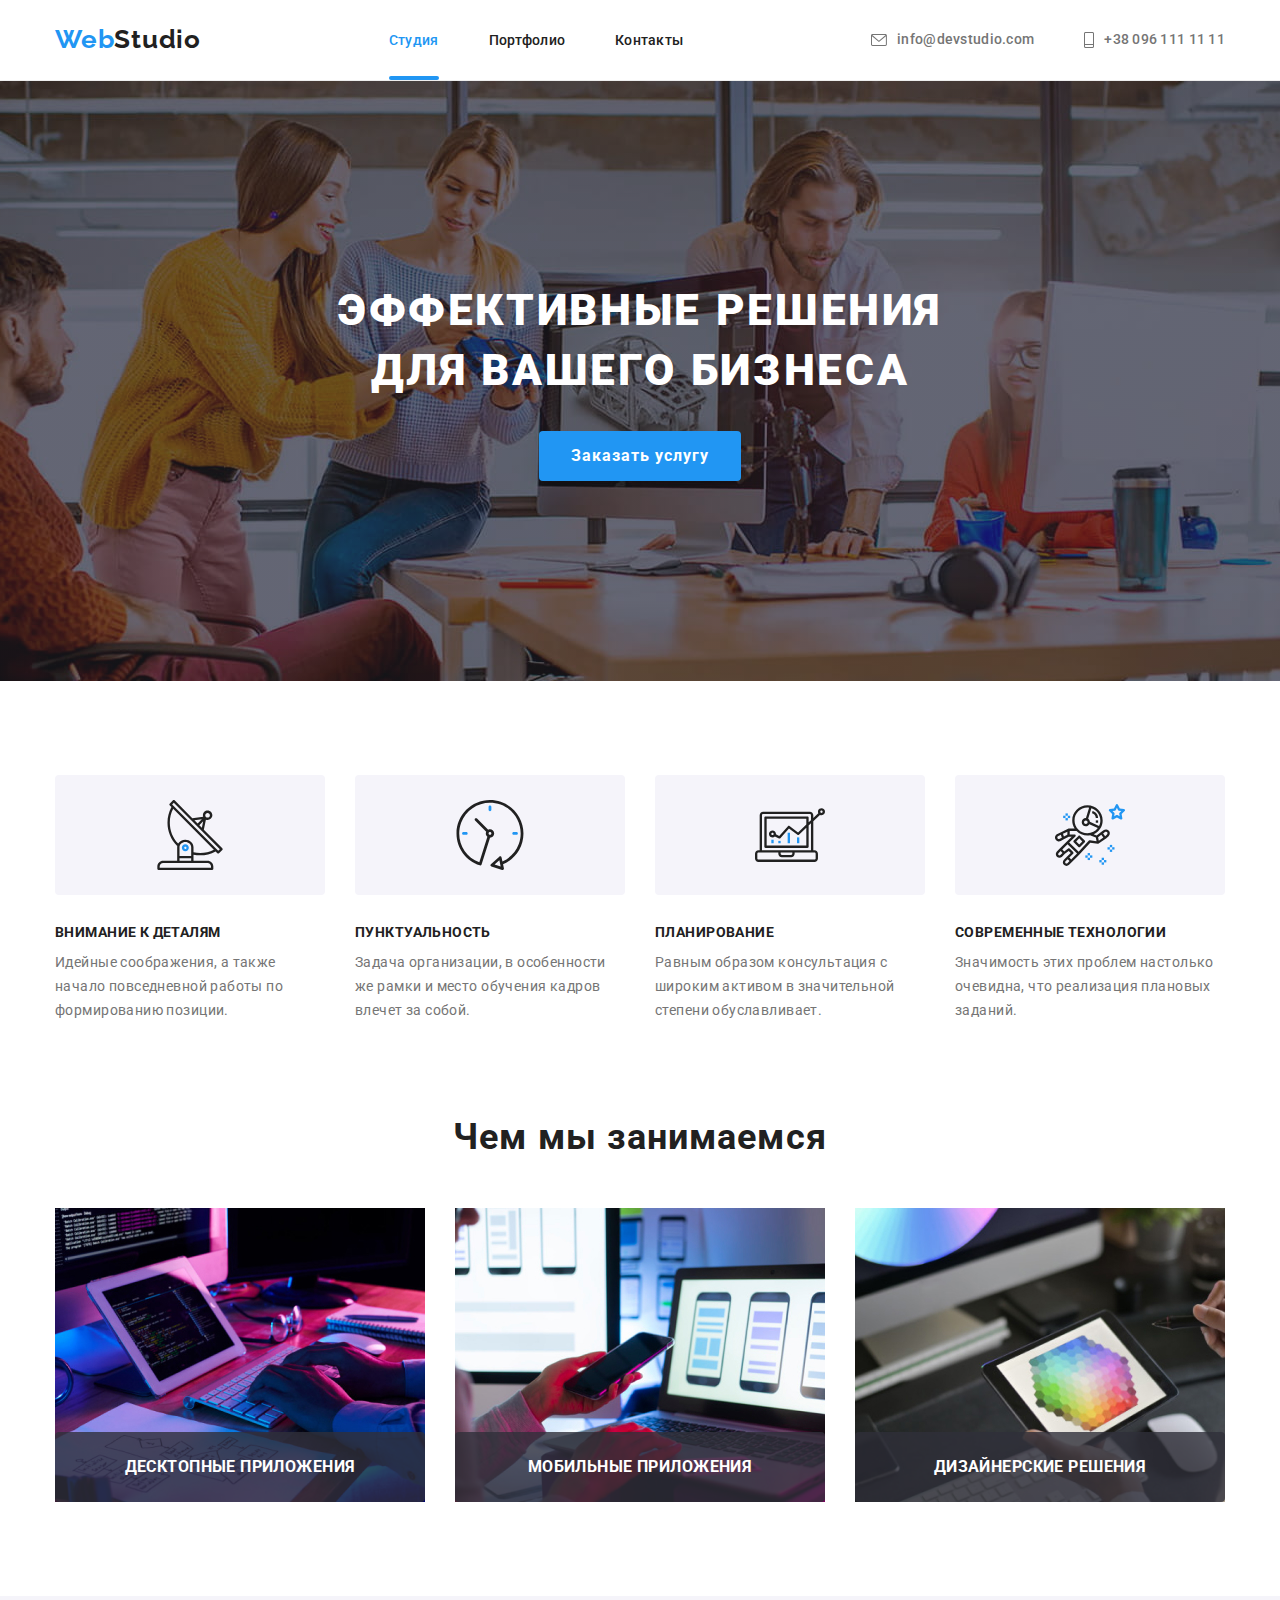
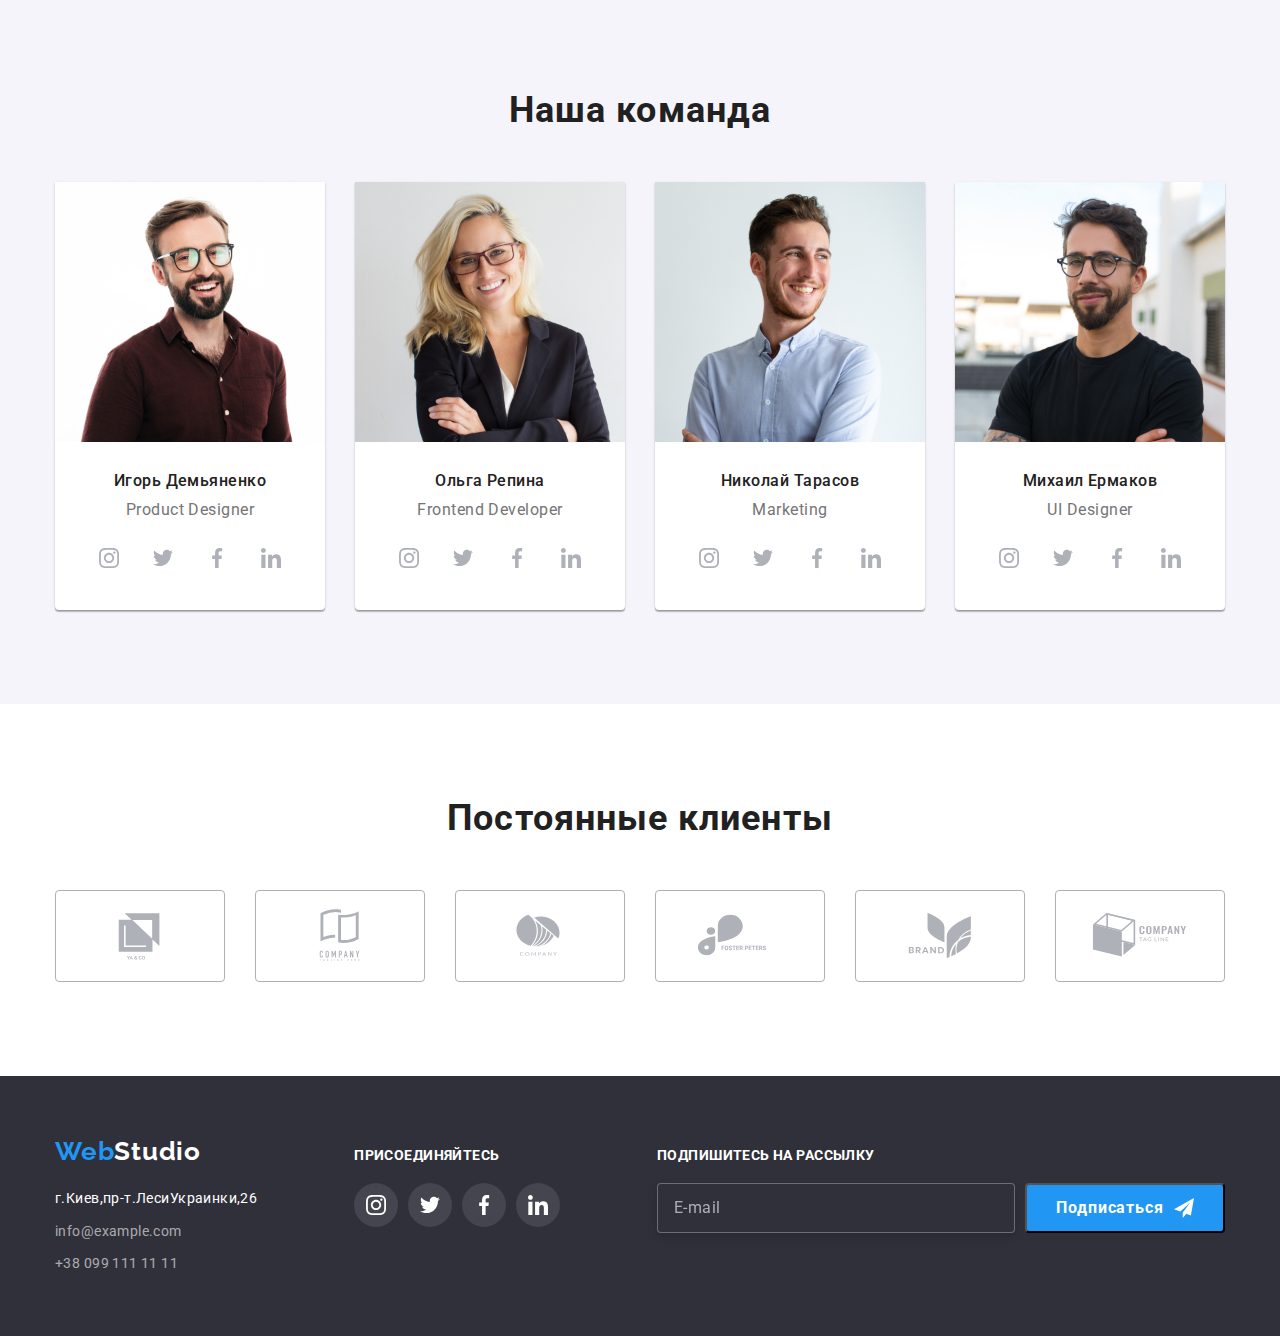
<file: index.html>
<!DOCTYPE html>
<html lang="ru">
<head>
    <meta charset="UTF-8">
    <meta http-equiv="X-UA-Compatible" content="IE=edge">
    <meta name="viewport" content="width=device-width, initial-scale=1.0">
    <title>Document</title>
    <link 
        href="https://fonts.googleapis.com/css2?family=Raleway:wght@700&family=Roboto:wght@400;500;700;900&display=swap"
        rel="stylesheet"/>
    <link href="https://cdnjs.cloudflare.com/ajax/libs/modern-normalize/1.1.0/modern-normalize.min.css" rel="stylesheet" />
    <link rel="stylesheet" href="./css/main.min.css">
</head>
<body>
    <header class="header">
        <div class="container">            
                <a class="logo header__logo link" href="/index.html"><span class="logo__text1">Web</span><span class="logo__text2">Studio</span></a>
            <nav class="nav">
                <ul class="nav__list list">
                    <li class="nav__item"><a class="nav__link link current" href="./index.html">Студия</a></li>
                    <li class="nav__item"><a class="nav__link link" href="./portfolio.html">Портфолио</a></li>
                    <li class="nav__item"><a class="nav__link link" href="">Контакты</a></li>
                </ul>
            </nav>
            <ul class="contact list">
                <li class="contact__nav"><a class="contact__link link" href="mailto:info@devstudio.com">
                    <svg class="contact__icon" width="16" height="12">
                        <use href="./images/symbol-defs.svg#icon-envelope-hover"></use>
                        </svg>info@devstudio.com</a></li>
                <li class="contact__nav"><a class="contact__link link" href="tel:+380961111111">
                    <svg class="contact__icon" width="10" height="16">
                        <use href="./images/symbol-defs.svg#icon-Vector"></use>
                        </svg>+38 096 111 11 11</a></li>
            </ul>
        </div>
    </header>
  <main> 
      <!--ГЕРОЙ-->
      <section class="hero">
          <div class="container">
            <h1 class="hero__title">Эффективные решения для вашего бизнеса</h1>
            <button class="hero_btn" data-modal-open>Заказать услугу</button>
            </div>
      </section>
    <section class="article">
        <div class="container">
        <ul class="article__list list">
            <li class="article__item">
                <div class="article__icon">
                   <svg class="article__svg">
                            <use href="./images/symbol-defs.svg#icon-antenna-1"></use>
                     </svg> 
                </div>
                <h2 class="article__title">Внимание к деталям</h2>
                <p class="article__content">Идейные соображения, а также начало повседневной работы по формированию позиции.</p>
            </li>
            <li class="article__item">
                 <div class="article__icon">
                   <svg class="article__svg">
                            <use href="./images/symbol-defs.svg#icon-clock-1-1"></use>
                     </svg> 
                </div>
                <h2 class="article__title">Пунктуальность</h2>
                <p class="article__content">Задача организации, в особенности же рамки и место обучения кадров влечет за собой.</p>
            </li>
            <li class="article__item">
                 <div class="article__icon">
                   <svg class="article__svg">
                            <use href="./images/symbol-defs.svg#icon-diagram-1"></use>
                     </svg> 
                </div>
                <h2 class="article__title">Планирование</h2>
                <p class="article__content">Равным образом консультация с широким активом в значительной степени обуславливает.</p>
            </li>
            <li class="article__item">
                 <div class="article__icon">
                   <svg class="article__svg">
                            <use href="./images/symbol-defs.svg#icon-astronaut-1"></use>
                     </svg> 
                </div>
                <h2 class="article__title">Современные технологии</h2>
                <p class="article__content">Значимость этих проблем настолько очевидна, что реализация плановых заданий.</p>
            </li>
        </ul>
        </div>
    </section>
    <section class="gallery">
        <div class="container">
        <h2 class="gallery__text">Чем мы занимаемся</h2>
        <ul class="gallery__list list">
            <li class="gallery__item">
                <div class="gallery__img">
                 <img src="./images/box1.jpg" alt="Десктопные приложения" width="370" height="294" />
                 <div class="gallery__icon">
                 <h3>Десктопные приложения</h3>
                </div>
                </div>
            </li>
            <li class="gallery__item">
                <div class="gallery__img">
                <img src="./images/box2.jpg" alt="Мобильные приложения"
                 width="370" height="294" />
                 <div class="gallery__icon">
                 <h3>Мобильные приложения</h3>
                 </div>
                 </div>
            </li>
            <li class="gallery__item">
                <div class="gallery__img">
                <img src="./images/box3.jpg" alt="Дизайнерские решения" 
                width="370" height="294" />
                  <div class="gallery__icon">
                 <h3>Дизайнерские решения</h3>
                 </div>
                </div>
            </li>
        </ul>
        </div>
    </section>  
    <section class="team">
        <div class="container">
        <h2 class="team__headline">Наша команда</h2>
        <ul class="team__list list">
                <li class="team__item">
                <img class="team__image" src="./images/productdesigner.jpg" alt="Игорь Демьяненко Product Designer" width="270" height="260" />
                <div class="team__title">
                <h3 class="team__name">Игорь Демьяненко</h3>
                <p class="team__job">Product Designer</p>
                <ul class="socials__list list">
                    <li class="socials__item"><a href="" class="socials__link link">
                        <svg class="socials__icon" width="20" height="20">
                            <use href="./images/symbol-defs.svg#icon-instagram"></use>
                        </svg>
                    </a></li>
                    <li class="socials__item"><a href="" class="socials__link link">
                        <svg class="socials__icon" width="20" height="20">
                            <use href="./images/symbol-defs.svg#icon-twitter"></use>
                        </svg>
                    </a></li>
                    <li class="socials__item"><a href="" class="socials__link link">
                        <svg class="socials__icon" width="20" height="20">
                            <use href="./images/symbol-defs.svg#icon-facebook"></use>
                        </svg>
                    </a></li>
                    <li class="socials__item"><a href="" class="socials__link link">
                        <svg class="socials__icon" width="20" height="20">
                            <use href="./images/symbol-defs.svg#icon-linkedin"></use>
                        </svg>
                    </a></li>
                </ul>
                </div>
            </li>
            <li class="team__item">
                <img class="team__image" src="./images/frontenddeveloper.jpg" alt="Ольга Репина Frontend Developer" width="270" height="260" />
                <div class="team__title">
                <h3 class="team__name">Ольга Репина</h3>
                <p class="team__job">Frontend Developer</p>
                <ul class="socials__list list">
                    <li class="socials__item"><a href="" class="socials__link link">
                        <svg class="socials__icon" width="20" height="20">
                            <use href="./images/symbol-defs.svg#icon-instagram"></use>
                        </svg>
                    </a></li>
                    <li class="socials__item"><a href="" class="socials__link link">
                        <svg class="socials__icon" width="20" height="20">
                            <use href="./images/symbol-defs.svg#icon-twitter"></use>
                        </svg>
                    </a></li>
                    <li class="socials__item"><a href="" class="socials__link link">
                        <svg class="socials__icon" width="20" height="20">
                            <use href="./images/symbol-defs.svg#icon-facebook"></use>
                        </svg>
                    </a></li>
                    <li class="socials__item"><a href="" class="socials__link link">
                        <svg class="socials__icon" width="20" height="20">
                            <use href="./images/symbol-defs.svg#icon-linkedin"></use>
                        </svg>
                    </a></li>
                </ul>
                </div>
            </li>
            <li class="team__item">
                <img class="team__image" src="./images/marketing.jpg" alt="Николай Тарасов Marketing" width="270" height="260" />
                <div class="team__title">
                <h3 class="team__name">Николай Тарасов</h3>
                <p class="team__job">Marketing</p>
                <ul class="socials__list list">
                    <li class="socials__item"><a href="" class="socials__link link">
                        <svg class="socials__icon" width="20" height="20">
                            <use href="./images/symbol-defs.svg#icon-instagram"></use>
                        </svg>
                    </a></li>
                    <li class="socials__item"><a href="" class="socials__link link">
                        <svg class="socials__icon" width="20" height="20">
                            <use href="./images/symbol-defs.svg#icon-twitter"></use>
                        </svg>
                    </a></li>
                    <li class="socials__item"><a href="" class="socials__link link">
                        <svg class="socials__icon" width="20" height="20">
                            <use href="./images/symbol-defs.svg#icon-facebook"></use>
                        </svg>
                    </a></li>
                    <li class="socials__item"><a href="" class="socials__link link">
                        <svg class="socials__icon" width="20" height="20">
                            <use href="./images/symbol-defs.svg#icon-linkedin"></use>
                        </svg>
                    </a></li>
                </ul>
                </div>
            </li>
            <li class="team__item">
                <img class="team__image" src="./images/uidesigner.jpg" alt="Михаил Ермаков UI Designer" width="270" height="260" />
                <div class="team__title">
                <h3 class="team__name">Михаил Ермаков</h3>
                <p class="team__job">UI Designer</p>
                <ul class="socials__list list">
                    <li class="socials__item"><a href="" class="socials__link link">
                        <svg class="socials__icon" width="20" height="20">
                            <use href="./images/symbol-defs.svg#icon-instagram"></use>
                        </svg>
                    </a></li>
                    <li class="socials__item"><a href="" class="socials__link link">
                        <svg class="socials__icon" width="20" height="20">
                            <use href="./images/symbol-defs.svg#icon-twitter"></use>
                        </svg>
                    </a></li>
                    <li class="socials__item"><a href="" class="socials__link link">
                        <svg class="socials__icon" width="20" height="20">
                            <use href="./images/symbol-defs.svg#icon-facebook"></use>
                        </svg>
                    </a></li>
                    <li class="socials__item"><a href="" class="socials__link link">
                        <svg class="socials__icon" width="20" height="20">
                            <use href="./images/symbol-defs.svg#icon-linkedin"></use>
                        </svg>
                    </a></li>
                </ul>
                </div>
            </li>
        </ul>
        </div>
    </section>
    <section class="clients">
        <div class="container">
            <h2 class="clients__text">Постоянные клиенты</h2>
            <ul class="clients__list list">
                <li class="clients__item link">
                    <a href="" class="clients__link">
                    <svg class="cliient" width="106" height="60">
                            <use href="./images/symbol-defs.svg#icon-client"></use>
                        </svg>
                    </a>
                </li>
                <li class="clients__item link">
                    <a href="" class="clients__link">
                    <svg class="cliient" width="106" height="60">
                            <use href="./images/symbol-defs.svg#icon-client2"></use>
                        </svg>
                    </a>
                    </li>
                <li class="clients__item link">
                    <a href="" class="clients__link">
                    <svg class="cliient" width="106" height="60">
                            <use href="./images/symbol-defs.svg#icon-client3"></use>
                        </svg>
                    </a>
                </li>
                <li class="clients__item link">
                    <a href="" class="clients__link">
                    <svg class="cliient" width="106" height="60">
                            <use href="./images/symbol-defs.svg#icon-client4"></use>
                        </svg>
                    </a>
                </li>
                <li class="clients__item link">
                    <a href="" class="clients__link">
                    <svg class="cliient" width="106" height="60">
                            <use href="./images/symbol-defs.svg#icon-client5"></use>
                        </svg>
                    </a>    
                </li>
                <li class="clients__item link">
                    <a href="" class="clients__link">
                    <svg class="cliient" width="106" height="60">
                            <use href="./images/symbol-defs.svg#icon-client6"></use>
                        </svg>
                    </a>    
                </li>
            </ul>
        </div>
    </section>
    </main>
<footer class="footer">
    <div class="container">
            <address>
                <a class="logo link" href="/index.html"><span class="logo__text1">Web</span><span class="logo__text2 footer--color">Studio</span></a>
                <ul class="footer__list list">
                    <li class="footer__contacts">
                        <a class="footer__link link footer--color" href="https://goo.gl/maps/SjzHvNBgEdfBXJLG8">г.Киев,пр-т.ЛесиУкраинки,26</a>
                    </li>
                    <li class="footer__contacts">
                        <a class="footer__link link" href="mailo:info@example.com">info@example.com</a>
                    </li>
                    <li class="footer__contacts">
                        <a class="footer__link link" href="tel:0991111111">+38 099 111 11 11</a>
                    </li>
                </ul>
            </address>
        <div>
            <p class="footer__text">присоединяйтесь</p>
            <ul class="socials__list list">
                <li class="socials__item"><a href="" class="socials__link socials__link--color link">
                    <svg class="socials__icon socials__icon--color" width="20" height="20"><use href="./images/symbol-defs.svg#icon-instagram"></use></svg></a></li>
                <li class="socials__item"><a href="" class="socials__link socials__link--color link">
                    <svg class="socials__icon socials__icon--color" width="20" height="20"><use href="./images/symbol-defs.svg#icon-twitter"></use></svg></a></li>
                <li class="socials__item"><a href="" class="socials__link socials__link--color link">
                    <svg class="socials__icon socials__icon--color" width="20" height="20"><use href="./images/symbol-defs.svg#icon-facebook"></use></svg></a></li>
                <li class="socials__item"><a href="" class="socials__link socials__link--color link">
                    <svg class="socials__icon socials__icon--color" width="20" height="20"><use href="./images/symbol-defs.svg#icon-linkedin"></use></svg></a></li>
            </ul>
        </div>
        <div>
        <p class="footer__text">Подпишитесь на рассылку</p>
        <form class="footer__form">
                <input required
                type="email"
                class="footer__email"
                name="user-name-subs"
                placeholder="E-mail"/>
                <button class="button__subscribe" type="submit">Подписаться<svg class="button__svg" width="20" height="20"><use href="./images/symbol-defs.svg#icon-icon-send"></use></svg></button>
        </form>
    </div>
    </div>
    <div class="backdrop is-hidden" data-modal>
        <div class="modal">
                 <button class="modal__close" data-modal-close>
                     <svg class="" width="18" height="18">
                        <use href="./images/symbol-defs.svg#icon-close-black-18dp-2-1"></use></svg>
                 </button>
                <p class="modal__title">Оставьте свои данные, мы вам перезвоним</p>
                <form>
                    <div class="modal__field">
                        <label for="user-name" class="modal__label">Имя</label>
                        <div class="modal__wrap">
                        <input type="text"
                        class="modal__input"
                        name="user-name"
                        placeholder=""
                        required
                        minlength="4"
                        id="user-name"
                        autofocus/>
                        <svg class="modal__icon" width="18" height="18">
                            <use href="./images/symbol-defs.svg#icon-person-black-18dp-1"></use></svg>
                        </div>
                    </div>
                    <div class="modal__field">
                        <label for="user-tel" class="modal__label">Телефон</label>
                        <div class="modal__wrap">
                        <input type="tel"
                        class="modal__input"
                        name="user-tel"
                        placeholder=""
                        required
                        minlength="10"
                        id="user-tel"
                        />
                        <svg class="modal__icon" width="18" height="18">
                        <use href="./images/symbol-defs.svg#icon-phone-black-18dp-1"></use></svg>
                        </div>
                    </div>
                    <div class="modal__field">
                        <label for="user-email" class="modal__label">Почта</label>
                        <div class="modal__wrap">   
                        <input type="email"
                        class="modal__input"
                        name="user-email"
                        placeholder=""
                        required
                        minlength="6"
                        id="user-email"/>
                        <svg class="modal__icon" width="18" height="18">
                        <use href="./images/symbol-defs.svg#icon-email-black-18dp-1"></use></svg>
                        </div>
                    </div>
                    <div class="modal__coment">
                        <label for="user-coment" class="modal__label">Комментарий</label> 
                        <textarea name="user-coment" 
                        id="user-coment" 
                        class="modal__text"
                        placeholder="Введите текст"></textarea>
                    </div>
                    <div class="checkbox">
                        <input type="checkbox"
                        name="privacy"
                        value="true"
                        class="checkbox__check visually-hidden"
                        id="privacy"/>
                        <label for="privacy" class="checkbox__text">
                            Соглашаюсь с рассылкой и принимаю 
                            <a href="" class="checkbox__href">Условия договора</a></label>
                    </div>
                    <div class="modal-field-btn">
                    <button type="submit" class="modal__button">Отправить</button>
                    </div>
                </form>
        </div>
    </div>
</footer>
<script src="./js/modal.js"></script>
</body>
</html>
</file>
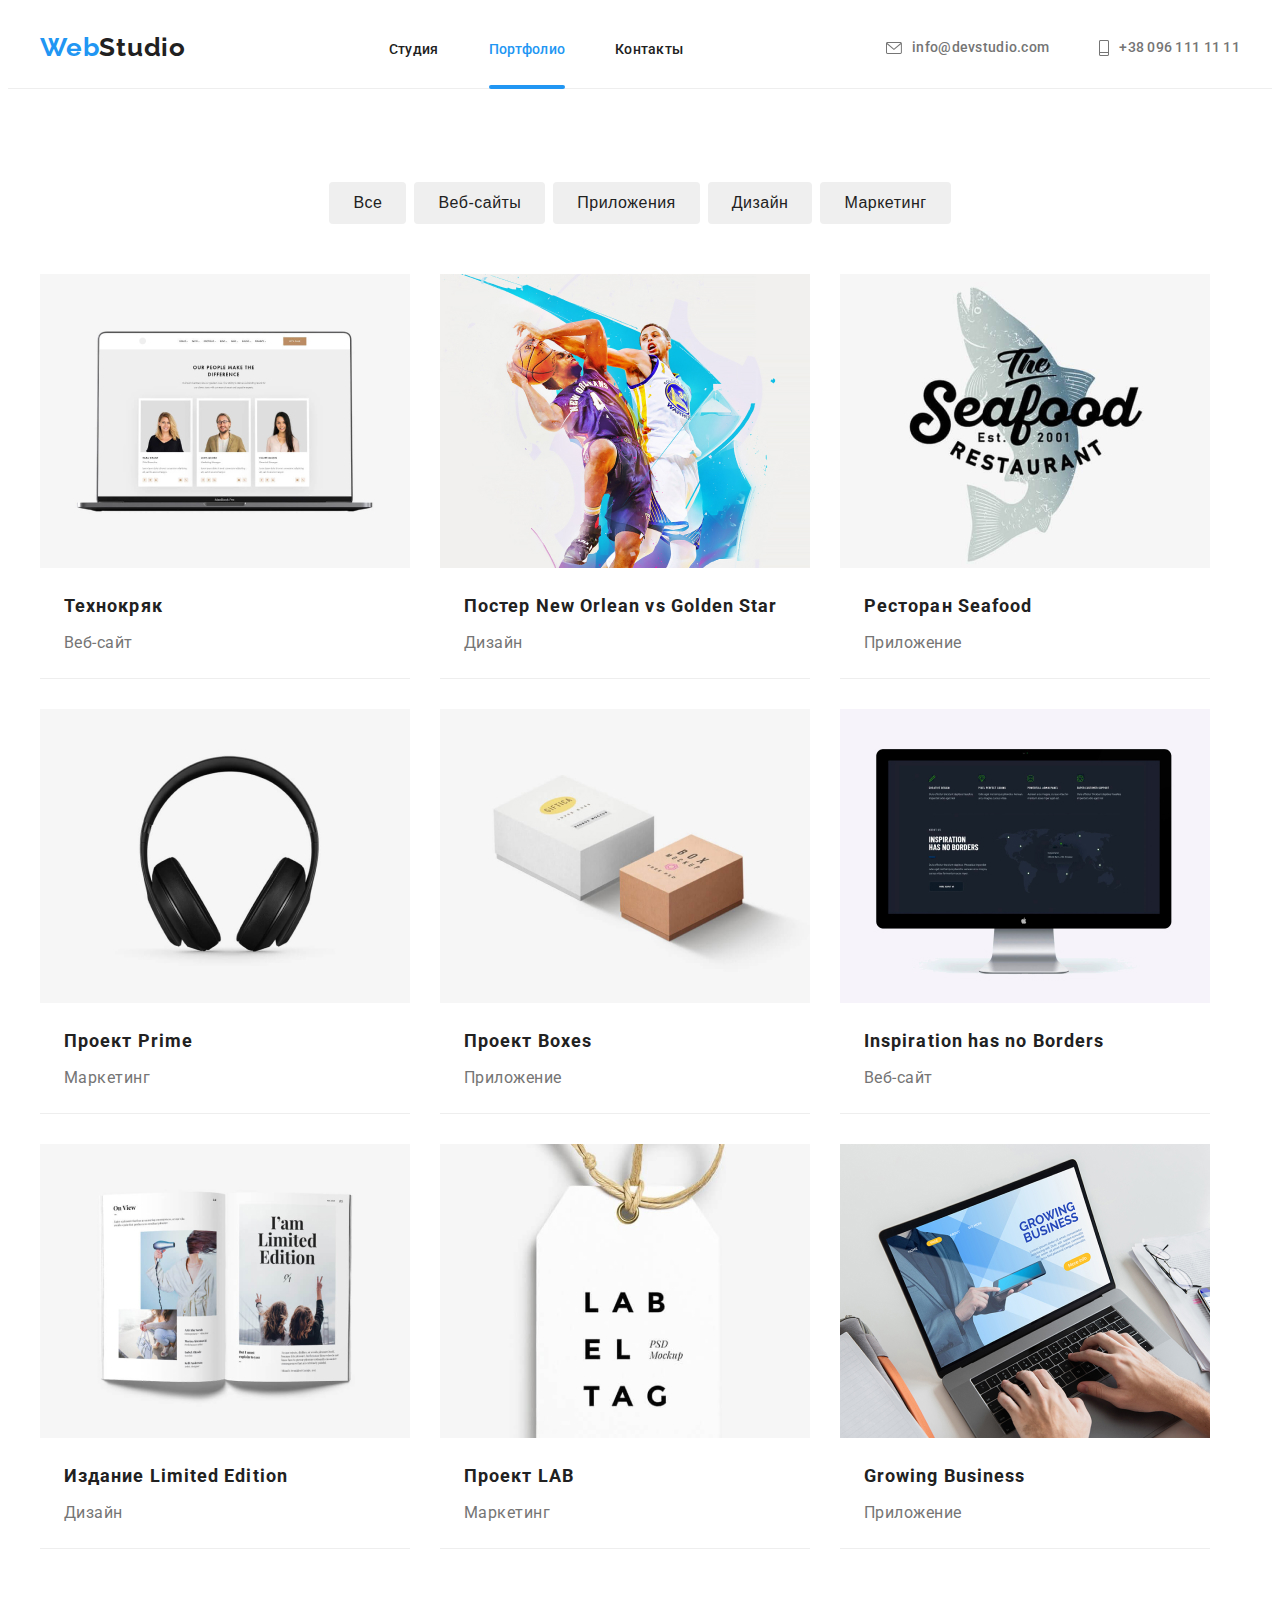
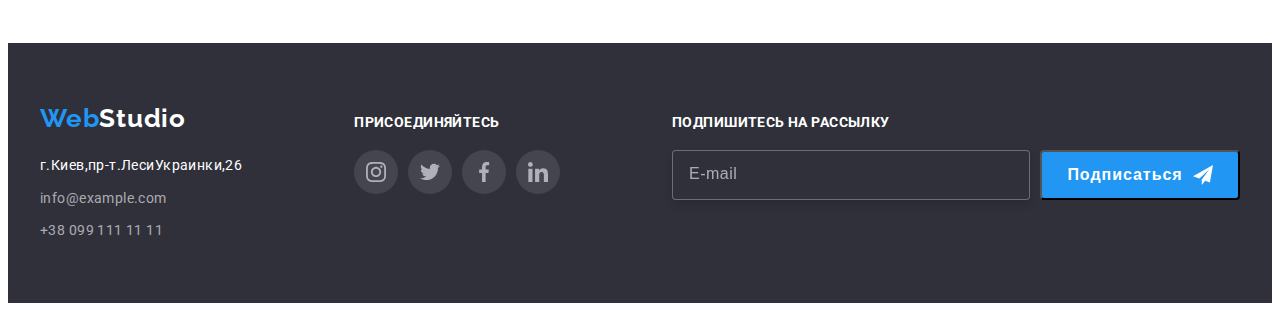
<file: portfolio.html>
<!DOCTYPE html>
<html lang="ru">
<head>
    <meta charset="UTF-8">
    <meta http-equiv="X-UA-Compatible" content="IE=edge">
    <meta name="viewport" content="width=device-width, initial-scale=1.0">
    <link rel="preconnect" href="https://fonts.googleapis.com" />
    <link rel="preconnect" href="https://fonts.gstatic.com" crossorigin />
    <title>Document</title>
    <link 
        href="https://fonts.googleapis.com/css2?family=Raleway:wght@700&family=Roboto:wght@400;500;700;900&display=swap"
        rel="stylesheet"/>
      <link
      rel="stylesheet"
      href="https://cdnjs.cloudflare.com/ajax/libs/modern-normalize/1.1.0/modern-normalize.min.css"
      integrity="sha512-wpPYUAdjBVSE4KJnH1VR1HeZfpl1ub8YT/NKx4PuQ5NmX2tKuGu6U/JRp5y+Y8XG2tV+wKQpNHVUX03MfMFn9Q=="
      crossorigin="anonymous"
      referrerpolicy="no-referrer"
    />
    <link rel="stylesheet" href="./css/main.min.css">
</head>
<body>
    <header class="header">
        <div class="container">            
                <a class="logo header__logo link" href="/index.html"><span class="logo__text1">Web</span><span class="logo__text2">Studio</span></a>
            <nav class="nav">
                <ul class="nav__list list">
                    <li class="nav__item"><a class="nav__link link" href="./index.html">Студия</a></li>
                    <li class="nav__item"><a class="nav__link link current" href="./portfolio.html">Портфолио</a></li>
                    <li class="nav__item"><a class="nav__link link" href="">Контакты</a></li>
                </ul>
            </nav>
            <ul class="contact list">
                <li class="contact__nav"><a class="contact__link link" href="mailto:info@devstudio.com">
                    <svg class="contact__icon" width="16" height="12">
                            <use href="./images/symbol-defs.svg#icon-envelope-hover"></use>
                        </svg>info@devstudio.com</a></li>
                <li class="contact__nav"><a class="contact__link link" href="tel:+380961111111">
                    <svg class="contact__icon" width="10" height="16">
                            <use href="./images/symbol-defs.svg#icon-Vector"></use>
                        </svg>+38 096 111 11 11</a></li>
            </ul>
        </div>
    </header>
    <main>
        <h1 class="visually-hidden">Портфолио</h1>
        <section class="portfolio">
            <div class="container">
            <ul class="menu list">
                <li class="menu__nav"><button class="menu__button">Все</button></li>
                <li class="menu__nav"><button class="menu__button">Веб-сайты</button></li>
                <li class="menu__nav"><button class="menu__button">Приложения</button></li>
                <li class="menu__nav"><button class="menu__button">Дизайн</button></li>
                <li class="menu__nav"><button class="menu__button">Маркетинг</button></li>
            </ul>
            <ul class="project list">
                <li class="project__item">
                    <a href="" class="project__link link">
                        <div class="project__box">
                        <img class="project__picture" src="./images/tehhokriak.jpg"
                         alt="Веб-сайт Технокряк" width="370" height="294">
                         <p class="project__description">Ресурс предлагает комплексные предложения с разным уровнем
                              функционала и сервисов.
                              Все это позволит посетителю получить
                              исчерпывающие сведения о компании или частном лице.</p>
                         </div>
                        <div class="project__title">
                        <h2 class="project__name">Технокряк</h2>
                        <p class="project__top">Веб-сайт</p>
                        </div>
                    </a>
                </li>
                <li class="project__item">
                    <a href="" class="project__link link">
                        <div class="project__box">
                        <img class="project__picture" src="./images/neworlean.jpg" 
                        alt="Постер New Orlean vs Golden Star" width="370" height="294">
                         <p class="project__description">Ресурс предлагает комплексные предложения с разным уровнем
                              функционала и сервисов.
                              Все это позволит посетителю получить
                              исчерпывающие сведения о компании или частном лице.</p>
                         </div>
                        <div class="project__title">
                        <h2 class="project__name">Постер New Orlean vs Golden Star</h2>
                        <p class="project__top">Дизайн</p>
                        </div>
                    </a>
                </li>
                <li class="project__item">
                    <a href="" class="project__link link">
                        <div class="project__box">
                        <img class="project__picture" src="./images/seafood.jpg" 
                        alt="" width="370" height="294">
                         <p class="project__description">Ресурс предлагает комплексные предложения с разным уровнем
                              функционала и сервисов.
                              Все это позволит посетителю получить
                              исчерпывающие сведения о компании или частном лице.</p>
                         </div>
                        <div class="project__title">
                        <h2 class="project__name">Ресторан Seafood</h2>
                        <p class="project__top">Приложение</p>
                        </div>
                    </a>
                </li>
                <li class="project__item">
                    <a href="" class="project__link link">
                        <div class="project__box">
                        <img class="project__picture" src="./images/prime.jpg" 
                        alt="Ресторан Seafood" width="370" height="294">
                         <p class="project__description">Ресурс предлагает комплексные предложения с разным уровнем
                              функционала и сервисов.
                              Все это позволит посетителю получить
                              исчерпывающие сведения о компании или частном лице.</p>
                         </div>
                        <div class="project__title">
                        <h2 class="project__name">Проект Prime</h2>
                        <p class="project__top">Маркетинг</p>
                        </div>
                    </a>
                </li>
                <li class="project__item">
                    <a href="" class="project__link link">
                        <div class="project__box">
                        <img class="project__picture" src="./images/boxes.jpg" 
                        alt="Проект Boxes" width="370" height="294">
                         <p class="project__description">Ресурс предлагает комплексные предложения с разным уровнем
                              функционала и сервисов.
                              Все это позволит посетителю получить
                              исчерпывающие сведения о компании или частном лице.</p>
                         </div>
                        <div class="project__title">
                        <h2 class="project__name">Проект Boxes</h2>
                        <p class="project__top">Приложение</p>
                        </div>
                    </a>
                </li>
                <li class="project__item">
                    <a href="" class="project__link link">
                        <div class="project__box">
                        <img class="project__picture" src="./images/inspiration.jpg" 
                        alt="Inspiration has no Borders" width="370" height="294">
                         <p class="project__description">Ресурс предлагает комплексные предложения с разным уровнем
                              функционала и сервисов.
                              Все это позволит посетителю получить
                              исчерпывающие сведения о компании или частном лице.</p>
                         </div>
                        <div class="project__title">
                        <h2 class="project__name">Inspiration has no Borders</h2>
                        <p class="project__top">Веб-сайт</p>
                        </div>
                    </a>
                </li>
                <li class="project__item">
                    <a href="" class="project__link link">
                        <div class="project__box">
                        <img class="project__picture" src="./images/limited.jpg" 
                        alt="Издание Limited Edition" width="370" height="294">
                         <p class="project__description">Ресурс предлагает комплексные предложения с разным уровнем
                              функционала и сервисов.
                              Все это позволит посетителю получить
                              исчерпывающие сведения о компании или частном лице.</p>
                         </div>
                        <div class="project__title">
                        <h2 class="project__name">Издание Limited Edition</h2>
                        <p class="project__top">Дизайн</p>
                        </div>
                    </a>
                </li>
                <li class="project__item">
                    <a href="" class="project__link link">
                        <div class="project__box">
                        <img class="project__picture" src="./images/lab.jpg" 
                        alt="Проект LAB" width="370" height="294">
                         <p class="project__description">Ресурс предлагает комплексные предложения с разным уровнем
                              функционала и сервисов.
                              Все это позволит посетителю получить
                              исчерпывающие сведения о компании или частном лице.</p>
                         </div>
                        <div class="project__title">
                        <h2 class="project__name">Проект LAB</h2>
                        <p class="project__top">Маркетинг</p>
                        </div>
                    </a>
                </li>
                <li class="project__item">
                    <a href="" class="project__link link">
                        <div class="project__box">
                        <img class="project__picture" src="./images/growing.jpg" 
                        alt="Growing Business" width="370" height="294">
                         <p class="project__description">Ресурс предлагает комплексные предложения с разным уровнем
                              функционала и сервисов.
                              Все это позволит посетителю получить
                              исчерпывающие сведения о компании или частном лице.</p>
                         </div>
                        <div class="project__title">
                        <h2 class="project__name">Growing Business</h2>
                        <p class="project__top">Приложение</p>
                        </div>
                    </a>
                </li>
            </ul>
            </div>
        </section>
    </main>
<footer class="footer">
    <div class="container">
            <address>
                <a class="logo link" href="/index.html"><span class="logo__text1">Web</span><span class="logo__text2 footer--color">Studio</span></a>
                <ul class="footer__list list">
                    <li class="footer__contacts">
                        <a class="footer__link link footer--color" href="https://goo.gl/maps/SjzHvNBgEdfBXJLG8">г.Киев,пр-т.ЛесиУкраинки,26</a>
                    </li>
                    <li class="footer__contacts">
                        <a class="footer__link link" href="mailo:info@example.com">info@example.com</a>
                    </li>
                    <li class="footer__contacts">
                        <a class="footer__link link" href="tel:0991111111">+38 099 111 11 11</a>
                    </li>
                </ul>
            </address>
        <div>
            <p class="footer__text">присоединяйтесь</p>
            <ul class="socials__list list">
                <li class="socials__item"><a href="" class="socials__link socials__link--color link"><svg class="socials__icon" width="20" height="20"><use href="./images/symbol-defs.svg#icon-instagram"></use></svg></a></li>
                <li class="socials__item"><a href="" class="socials__link socials__link--color link"><svg class="socials__icon" width="20" height="20"><use href="./images/symbol-defs.svg#icon-twitter"></use></svg></a></li>
                <li class="socials__item"><a href="" class="socials__link socials__link--color link"><svg class="socials__icon" width="20" height="20"><use href="./images/symbol-defs.svg#icon-facebook"></use></svg></a></li>
                <li class="socials__item"><a href="" class="socials__link socials__link--color link"><svg class="socials__icon" width="20" height="20"><use href="./images/symbol-defs.svg#icon-linkedin"></use></svg></a></li>
            </ul>
        </div>
        <div>
        <p class="footer__text">Подпишитесь на рассылку</p>
        <form class="footer__form">
                <input required
                type="email"
                class="footer__email"
                name="user-name-subs"
                placeholder="E-mail"/>
                <button class="button__subscribe" type="submit">Подписаться<svg class="button__svg" width="20" height="20"><use href="./images/symbol-defs.svg#icon-icon-send"></use></svg></button>
        </form>
    </div>
    </div>
</footer>
</body>
</html>
</file>
<file: css/main.min.css>
:root{--main-title-color: #212121;--accent-color: #2196f3;--white-color: #ffffff;--main-text-color: #757575}p,h1,h2,h3,h4,h5,h6{margin:0}ul,ol{margin:0;padding-left:0}body{color:var(--main-text-color);background-color:var(--white-color);font-family:"Roboto",sans-serif}.container{width:1200px;margin:0 auto;padding-left:15px;padding-right:15px}.list{list-style:none}.link{text-decoration:none}img{display:block;height:auto}.header{background-color:var(--white-color);border-bottom:1px solid #eee}.header .container{display:flex;align-items:center;justify-content:space-between}.visually-hidden{white-space:nowrap;width:1px;height:1px;overflow:hidden;border:0;padding:0;clip:rect(0 0 0 0);clip-path:inset(50%);margin:-1px}.logo{padding-top:24px;padding-bottom:25px}.logo__text1{font-family:"Raleway";font-style:normal;font-weight:700;font-size:26px;line-height:1.19;letter-spacing:.03em;color:var(--accent-color)}.logo__text2{font-family:"Raleway";font-style:normal;font-weight:700;font-size:26px;line-height:1.19;letter-spacing:.03em;color:var(--main-title-color)}.nav__list{display:flex;align-items:center}.nav__item{margin-right:50px}.nav__item:nth-child(3n){margin-right:0px}.nav__link{position:relative;padding-top:32px;padding-bottom:32px;font-weight:500;font-size:14px;line-height:1.14;letter-spacing:.02em;color:var(--main-title-color);transition:color 250ms cubic-bezier(0.4, 0, 0.2, 1)}.nav__link:hover,.nav__link:focus{color:var(--accent-color)}.nav__link.current::after{content:"";position:absolute;width:100%;height:4px;background-color:var(--accent-color);border-radius:2px;left:0;bottom:0px}.current{color:var(--accent-color)}.contact{display:flex;align-items:center}.contact__nav{margin-right:50px;padding-top:32px;padding-bottom:32px}.contact__nav:nth-child(2n){margin-right:0px}.contact__link{display:inline-block;display:flex;align-items:center;font-weight:500;font-size:14px;line-height:1.14;letter-spacing:.02em;color:#757575;transition:color 250ms cubic-bezier(0.4, 0, 0.2, 1)}.contact__link:hover,.contact__link:focus{color:var(--accent-color)}.contact__icon{display:inline-block;margin-right:10px;background-size:contain;content:"";fill:currentColor}.hero{padding-top:200px;padding-bottom:200px;text-align:center;max-width:1600px;margin-left:auto;margin-right:auto;background-image:linear-gradient(rgba(47, 48, 58, 0.4), rgba(47, 48, 58, 0.4)),url(../images/fon.jpg);background-repeat:no-repeat;background-position:center;background-size:cover;background-color:#2f303a}.hero__title{width:696px;height:120px;margin:0px auto;margin-bottom:30px;font-weight:900;font-size:44px;line-height:1.36;text-align:center;letter-spacing:.06em;text-transform:uppercase;color:var(--white-color)}.hero_btn{padding:10px 32px;border-radius:4px;border:none;font-weight:700;font-size:16px;line-height:1.87;align-items:center;text-align:center;letter-spacing:.06em;color:#fff;background-color:var(--accent-color);box-shadow:0px 4px 4px rgba(0,0,0,.15);transition:color 250ms cubic-bezier(0.4, 0, 0.2, 1)}.hero_btn:hover,.hero_btn:focus{background-color:var(--accent-color);cursor:pointer;font-family:inherit}.article{padding-top:94px}.article__list{margin:0;padding:0;display:flex;flex-wrap:wrap}.article__icon{display:flex;width:270px;height:120px;border-radius:4px;justify-content:center;align-items:center;margin-bottom:30px;background-color:#f5f4fa}.article__svg{width:70px;height:70px}.article__title{margin-bottom:10px;font-weight:700;font-size:14px;line-height:1.14;letter-spacing:.03em;text-transform:uppercase;color:var(--main-title-color)}.article__content{font-weight:400;font-size:14px;line-height:1.71;letter-spacing:.03em;color:var(--main-text-color)}.article__list>.article__item{flex-basis:calc(25% - 30px);margin-right:30px}.article__list .article__item:nth-child(4n){margin-right:0px}.gallery{padding-top:94px;padding-bottom:94px}.gallery__text{margin-bottom:50px;font-weight:700;font-size:36px;line-height:1.16;text-align:center;letter-spacing:.03em;color:var(--main-title-color)}.gallery__list{margin:0;padding:0;display:flex;flex-wrap:wrap}.gallery__img{position:relative}.gallery__icon{position:absolute;bottom:0;display:flex;width:370px;height:70px;border-radius:4px;justify-content:center;align-items:center;background-color:rgba(47,48,58,.8);font-family:"Roboto";font-style:normal;font-weight:700;font-size:14px;line-height:16px;text-align:center;letter-spacing:.03em;text-transform:uppercase;color:#fff}.gallery__list>.gallery__item{flex-basis:calc(33.3333333333% - 30px);margin-right:30px}.gallery__list .gallery__item:nth-child(3n){margin-right:0px}.team{padding-top:94px;padding-bottom:94px;background-color:#f5f4fa}.team__headline{margin-bottom:50px;font-weight:700;font-size:36px;line-height:1.16;text-align:center;letter-spacing:.03em;color:var(--main-title-color)}.team__list{margin:0;padding:0;display:flex;flex-wrap:wrap}.team__title{padding-top:30px;padding-bottom:30px}.team__name{margin-bottom:10px;border-radius:0px 0px 4px 4px;font-weight:500;font-size:16px;line-height:1.18;text-align:center;letter-spacing:.03em;color:var(--main-title-color)}.team__job{font-weight:400;font-size:16px;line-height:1.18;text-align:center;letter-spacing:.03em;color:var(--main-text-color);margin-bottom:16px}.team__item{background-color:var(--white-color);box-shadow:0px 1px 3px rgba(0,0,0,.12),0px 1px 1px rgba(0,0,0,.14),0px 2px 1px rgba(0,0,0,.2);border-radius:0px 0px 4px 4px}.team__list>.team__item{flex-basis:calc(25% - 30px);margin-right:30px}.team__list .team__item:nth-child(4n){margin-right:0px}.socials__list{display:flex;justify-content:center}.socials__item{width:44px;height:44px;margin-right:10px}.socials__item:last-child{margin-right:0px}.socials__link{width:100%;height:100%;border-radius:50%;display:flex;align-items:center;justify-content:center;transition:background-color 250ms cubic-bezier(0.4, 0, 0.2, 1)}.socials__link:hover,.socials__link:focus{background-color:var(--accent-color)}.socials__icon{fill:#afb1b8;transition:fill 250ms cubic-bezier(0.4, 0, 0.2, 1)}.socials__link:hover .socials__icon,.socials__link:focus .socials__icon{fill:var(--white-color)}.socials__link--color{background-color:rgba(255,255,255,.1)}.socials__icon--color{fill:var(--white-color)}.clients{padding-top:94px;padding-bottom:94px}.clients__text{margin-bottom:50px;font-weight:700;font-size:36px;line-height:1.16;text-align:center;letter-spacing:.03em;color:var(--main-title-color)}.clients__list{display:flex;justify-content:center}.clients__item{margin-right:30px;width:170px;height:92px}.clients__item:last-child{margin-right:0px}.clients__link{display:flex;align-items:center;justify-content:center;width:100%;height:100%;border:1px solid #afb1b8;border-radius:4px;transition:border-color 250ms cubic-bezier(0.4, 0, 0.2, 1)}.clients__link:hover,.clients__link:focus{border-color:var(--accent-color)}.cliient{fill:#afb1b8;transition:fill 250ms cubic-bezier(0.4, 0, 0.2, 1)}.clients__link:hover .cliient,.clients__link:focus .cliient{fill:#2196f3}.footer .container{display:flex;align-items:baseline;justify-content:space-between}.footer{padding-top:60px;padding-bottom:60px;background-color:#2f303a}.footer__contacts{margin-bottom:9px}.footer__contacts:nth-child(3n){margin-bottom:0px}.footer__list{margin-top:20px}.footer__text{margin-bottom:20px;font-style:normal;font-weight:700;font-size:14px;line-height:16px;letter-spacing:.03em;text-transform:uppercase;color:#fff}.footer__form{display:flex}.footer__link{font-style:normal;font-weight:400;font-size:14px;line-height:1.71;letter-spacing:.03em;color:rgba(255,255,255,.6);transition:color 250ms cubic-bezier(0.4, 0, 0.2, 1)}.footer__link:hover,.footer__link:focus{color:var(--accent-color)}.footer__email{padding-left:16px;width:358px;height:50px;display:flex;box-sizing:border-box;width:358px;height:50px;left:815px;top:2787px;background-color:#2f303a;color:#fff;outline:none;border:1px solid rgba(255,255,255,.3);filter:drop-shadow(0px 4px 4px rgba(0, 0, 0, 0.15));border-radius:4px;transition:border-color 250ms cubic-bezier(0.4, 0, 0.2, 1)}.footer__email:focus{border-color:var(--accent-color)}.footer__email::placeholder{font-weight:400;font-size:16px;line-height:1.25;display:flex;align-items:center;letter-spacing:.03em;color:rgba(255,255,255,.6)}.button__subscribe{display:flex;align-items:center;justify-content:center;border-radius:1px solid rgba(0,0,0,0);text-align:center;padding:0px;min-width:200px;height:50px;border-radius:4px;margin-left:10px;fill:var(--white-color);color:var(--white-color);font-weight:700;font-size:16px;line-height:1.87;letter-spacing:.06em;cursor:pointer;background-color:var(--accent-color);outline:none;transition:color 250ms cubic-bezier(0.4, 0, 0.2, 1)}.button__subscribe:hover,.button__subscribe:focus{background-color:var(--accent-color)}.button__svg{margin-left:10px}.button-subs:hover+.button__svg,.button-subs:focus+.button__svg{fill:var(--white-color)}.footer--color{color:var(--white-color)}.backdrop{position:fixed;top:0;left:0;width:100%;height:100%;background-color:rgba(0,0,0,.2);opacity:1;transition:opacity 250ms cubic-bezier(0.4, 0, 0.2, 1)}.backdrop.is-hidden{opacity:0;pointer-events:none}.modal{position:absolute;top:50%;left:50%;width:528px;height:581px;background-color:#fff;box-shadow:0px 1px 3px rgba(0,0,0,.12),0px 1px 1px rgba(0,0,0,.14),0px 2px 1px rgba(0,0,0,.2);border-radius:4px;transform:translate(-50%, -50%) scale(1);transition:transform 250ms cubic-bezier(0.4, 0, 0.2, 1);padding:40px}.modal__close{width:30px;height:30px;border:1px solid rgba(0,0,0,.1);border-radius:50%;background-color:rgba(0,0,0,0);position:absolute;top:8px;right:8px;display:flex;align-items:center;justify-content:center;padding:0;cursor:pointer}.modal__title{font-family:"Roboto";font-style:normal;font-weight:700;font-size:20px;line-height:1.15;text-align:center;letter-spacing:.03em;color:#212121;margin-bottom:12px}.modal__input{width:100%;height:40px;border:1px solid rgba(33,33,33,.2);border-radius:4px;padding-left:42px;padding-top:12px;padding-bottom:12px;outline:none;transition:border-color 250ms cubic-bezier(0.4, 0, 0.2, 1)}.modal__input:focus{border-color:var(--accent-color)}.modal__icon{position:absolute;box-sizing:border-box;left:12px;top:50%;transform:translateY(-50%)}.modal__icon{transition:fill 250ms cubic-bezier(0.4, 0, 0.2, 1)}.modal__field{margin-bottom:10px}.modal__wrap{position:relative}.backdrop.is-hidden .modal{transform:translate(-50%, -50%) scale(1.5)}.modal__input::placeholder{font-style:normal;font-weight:400;font-size:12px;line-height:1.16;letter-spacing:.01em;color:#757575}.modal__text{width:100%;height:120px;border:1px solid rgba(33,33,33,.2);border-radius:4px;resize:none;padding:12px 16px;outline:none;display:block}.modal__text::placeholder{font-weight:400;font-size:12px;line-height:1.16;letter-spacing:.01em;color:rgba(117,117,117,.5)}.modal__text:focus{border-color:var(--accent-color)}.modal__input:focus+.modal__icon{fill:var(--accent-color)}.modal__button{width:200px;height:50px;background:#188ce8;box-shadow:0px 4px 4px rgba(0,0,0,.15);border-radius:4px;color:var(--white-color);font-style:normal;font-weight:700;font-size:16px;line-height:1.87;align-items:center;text-align:center;letter-spacing:.06em;border:none;cursor:pointer;transition:background-color 250ms cubic-bezier .4,0,.2,1,color 250ms cubic-bezier .4,0,.2,1,box-shadow 250ms cubic-bezier .4,0,.2,1}.modal__button:focus,.modal__button:hover{color:var(--white-color);background-color:var(--accent-color)}.modal__label{font-style:normal;font-weight:400;font-size:12px;line-height:1.16;letter-spacing:.01em;color:#757575;margin-bottom:4px;display:block}.modal-field-btn{display:flex;justify-content:center}.modal__coment{margin-bottom:20px}.checkbox{margin-bottom:30px}.checkbox__text{font-weight:400;font-size:14px;line-height:1.71;letter-spacing:.03em;color:#757575;display:flex;justify-content:center;align-items:center;transition:border-color 250ms cubic-bezier(0.4, 0, 0.2, 1)}.checkbox__href{margin-left:5px;color:var(--accent-color)}.checkbox__text::before{content:"";width:16px;height:15px;border:2px solid #212121;border-radius:2px;margin-right:8px}.checkbox__check:checked+.checkbox__text::before{background-color:var(--accent-color);background-image:url(../images/Vector.svg);border:none;background-repeat:no-repeat;background-position:center}.checkbox__check:focus+.checkbox__text::before{border-color:var(--accent-color)}.portfolio{padding-top:94px;padding-bottom:94px}.menu{margin-bottom:50px;padding:0;display:flex;flex-wrap:wrap;justify-content:center}.menu__button{flex-basis:calc(20% - 30px);text-align:center}.menu__nav{margin-right:8px}.menu__nav:nth-child(5n){margin-right:0px}.menu__button{padding:6px 22px;border-radius:4px;border-color:rgba(0,0,0,0);font-weight:500;font-size:16px;line-height:1.62;text-align:center;letter-spacing:.03em;color:var(--main-title-color);cursor:pointer;transition:background-color 250ms cubic-bezier(0.4, 0, 0.2, 1),color 250ms cubic-bezier(0.4, 0, 0.2, 1),box-shadow 250ms cubic-bezier(0.4, 0, 0.2, 1)}.menu__button:hover,.menu__button:focus{background-color:var(--accent-color);font-family:inherit;color:var(--white-color);box-shadow:0px 3px 1px rgba(0,0,0,.1),0px 1px 2px rgba(0,0,0,.08),0px 2px 2px rgba(0,0,0,.12)}.project{margin:0;padding:0;display:flex;flex-wrap:wrap}.project__item{border-bottom:1px solid #eee}.project__link{transition:box-shadow 250ms cubic-bezier(0.4, 0, 0.2, 1)}.project__link:hover{box-shadow:0px 1px 1px rgba(0,0,0,.12),0px 4px 4px rgba(0,0,0,.06),1px 4px 6px rgba(0,0,0,.16)}.project__picture{display:block;max-width:100%;height:auto}.project__box{position:relative;overflow:hidden}.project__description{transform:translateY(100%);transition:transform 250ms cubic-bezier(0.4, 0, 0.2, 1);position:absolute;bottom:0;padding:63px 24px;height:100%;color:#fff;background-color:rgba(33,150,243,.9);font-weight:400;font-size:18px;line-height:1.55;letter-spacing:.03em}.project__title{padding:20px 24px}.project__name{margin-bottom:4px;width:322px;font-weight:700;font-size:18px;line-height:2;letter-spacing:.06em;color:var(--main-title-color)}.project__top{font-weight:400;font-size:16px;line-height:1.87;letter-spacing:.03em;color:#757575}.project .project__item{display:flex;margin-right:30px;margin-bottom:30px;flex-basis:calc(33.3333333333% - 30px)}.project__link.link:hover .project__description{transform:translateY(0)}.project .project__item:nth-child(3n){margin-right:0}.project .project__item:nth-last-child(-n+3){margin-bottom:0}/*# sourceMappingURL=main.min.css.map */
</file>
